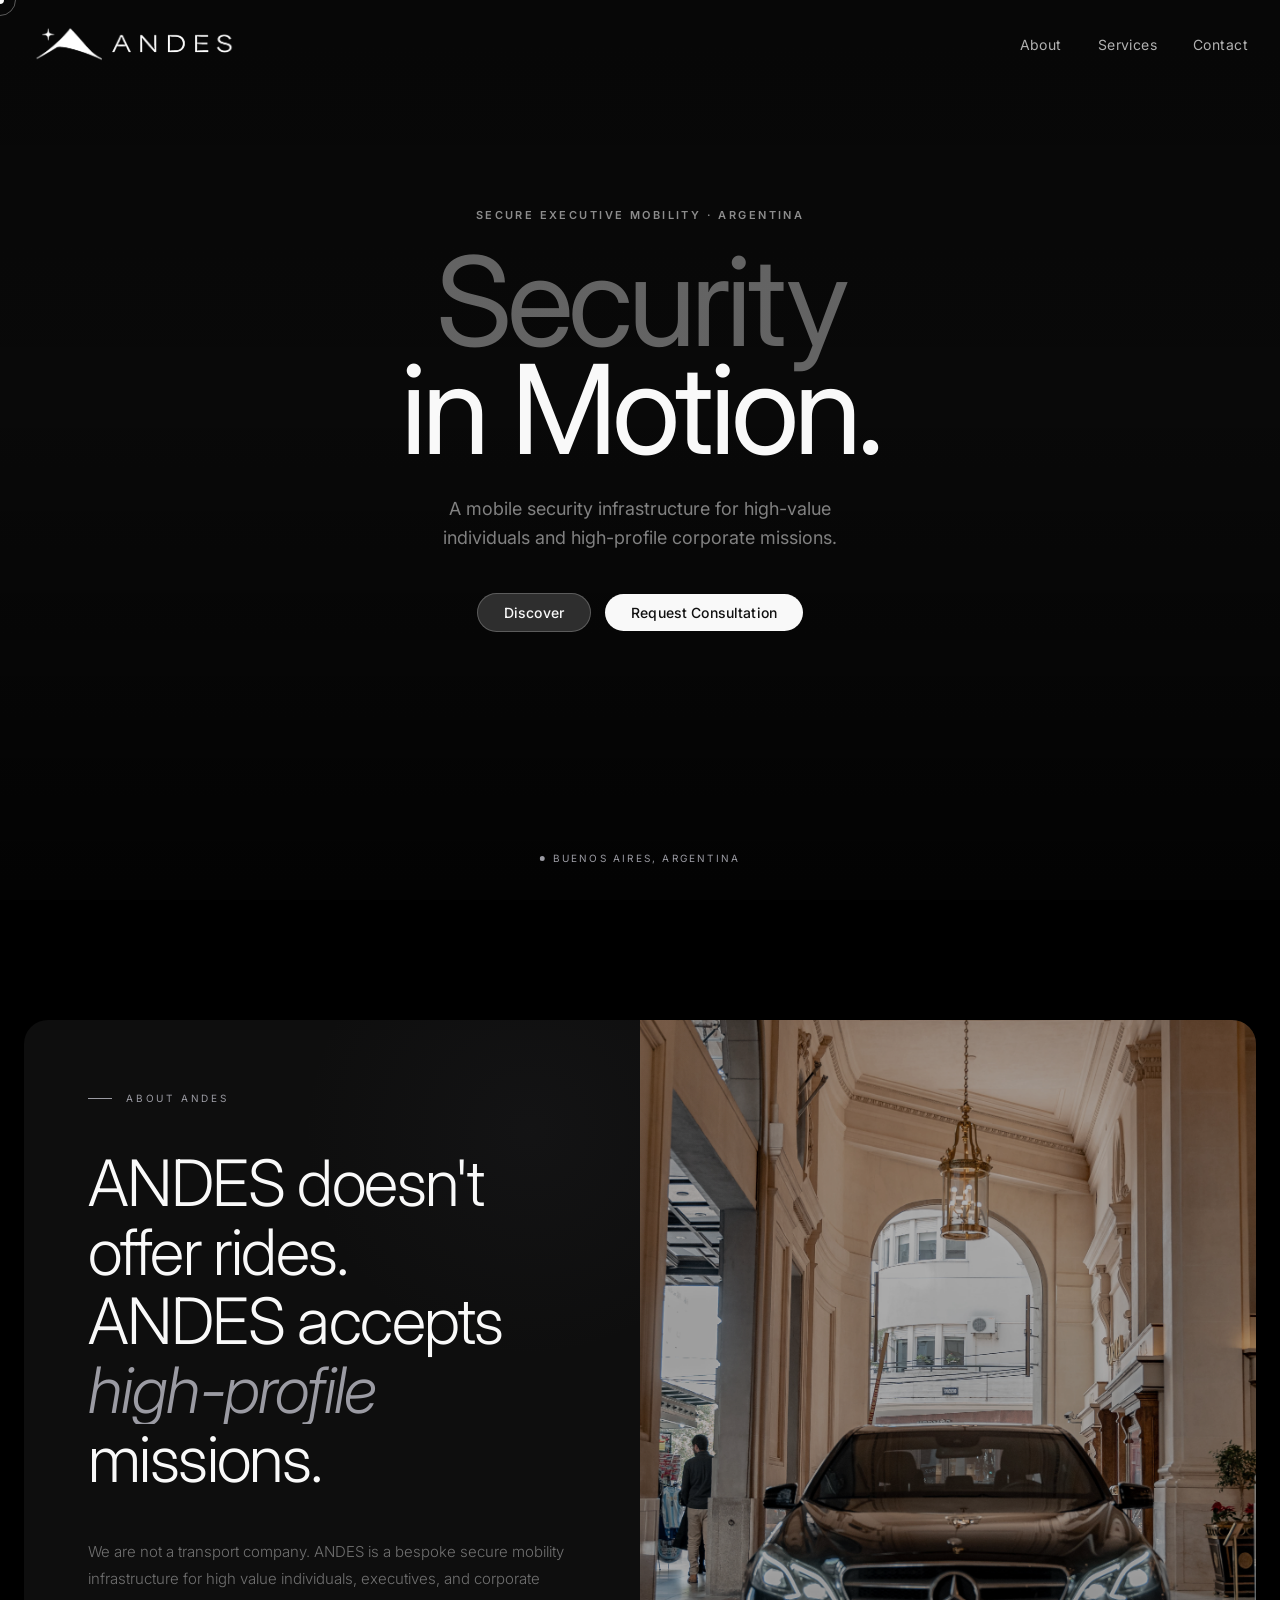
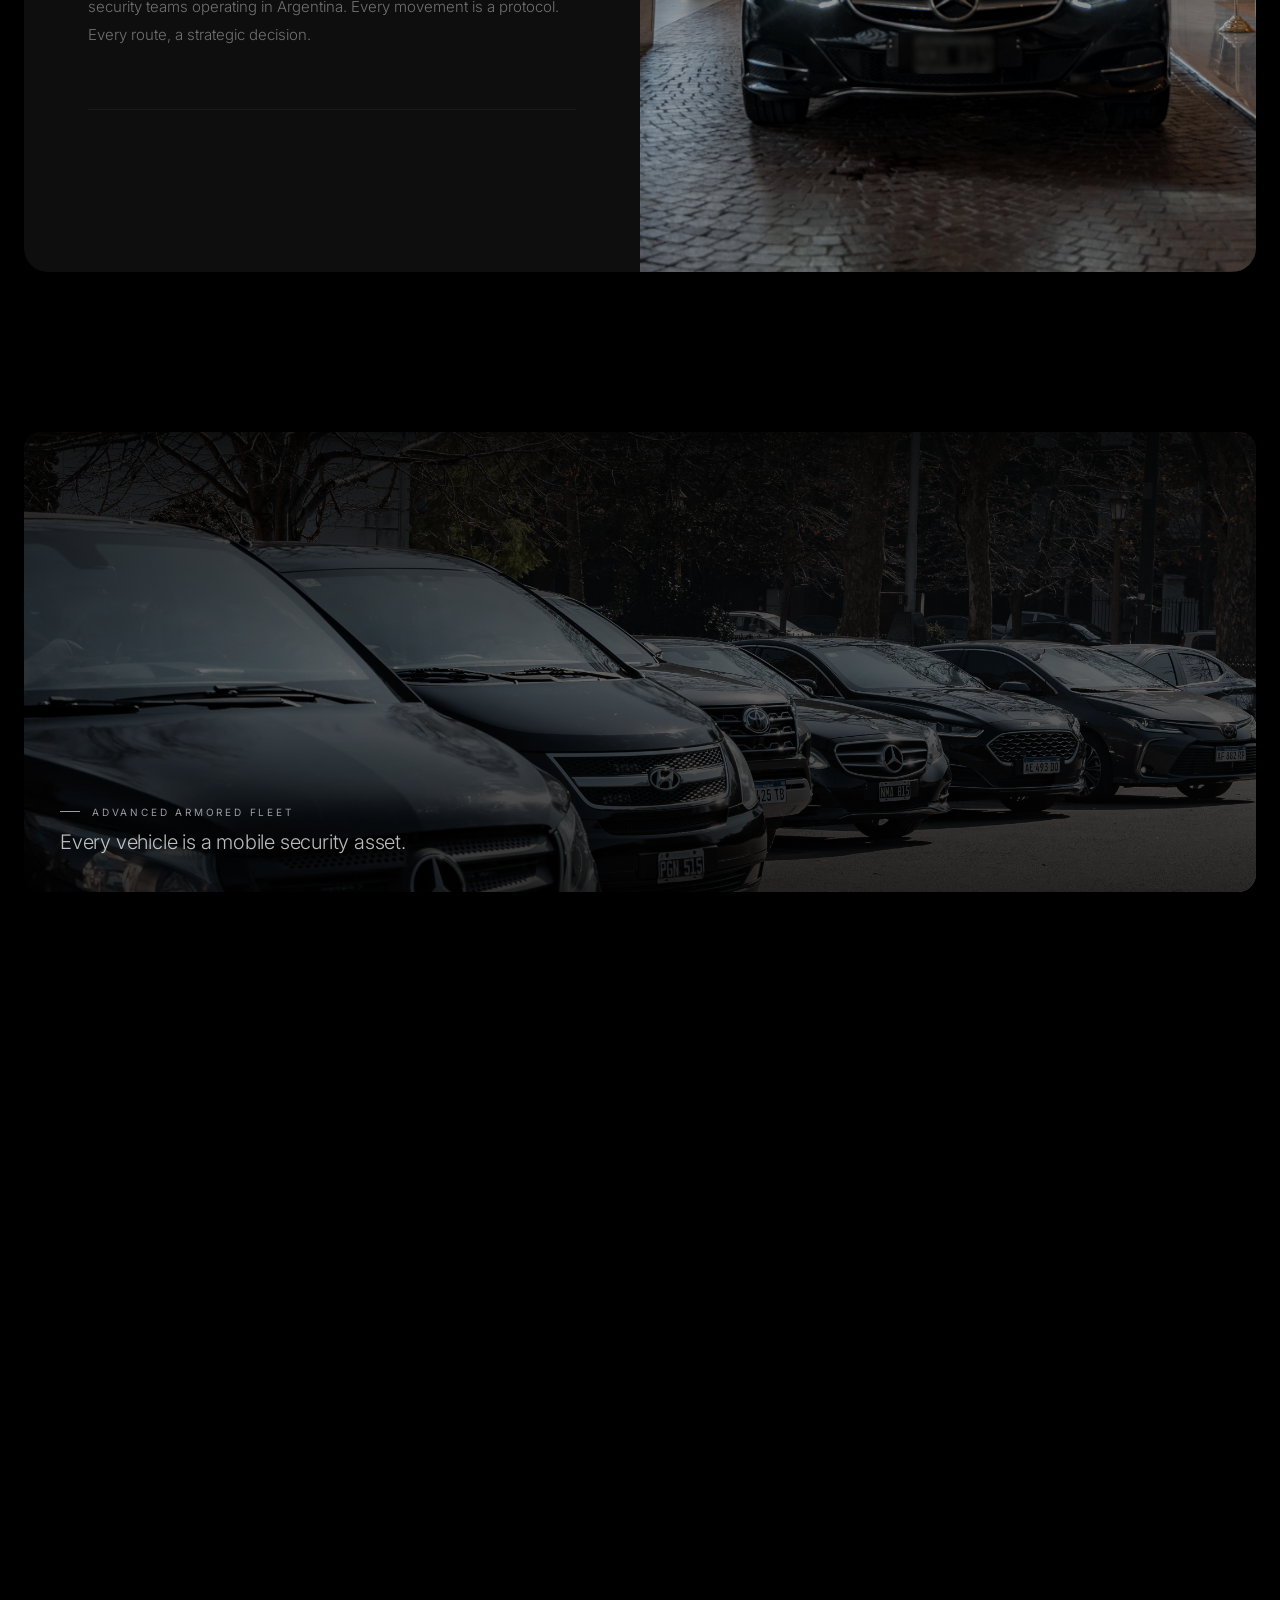
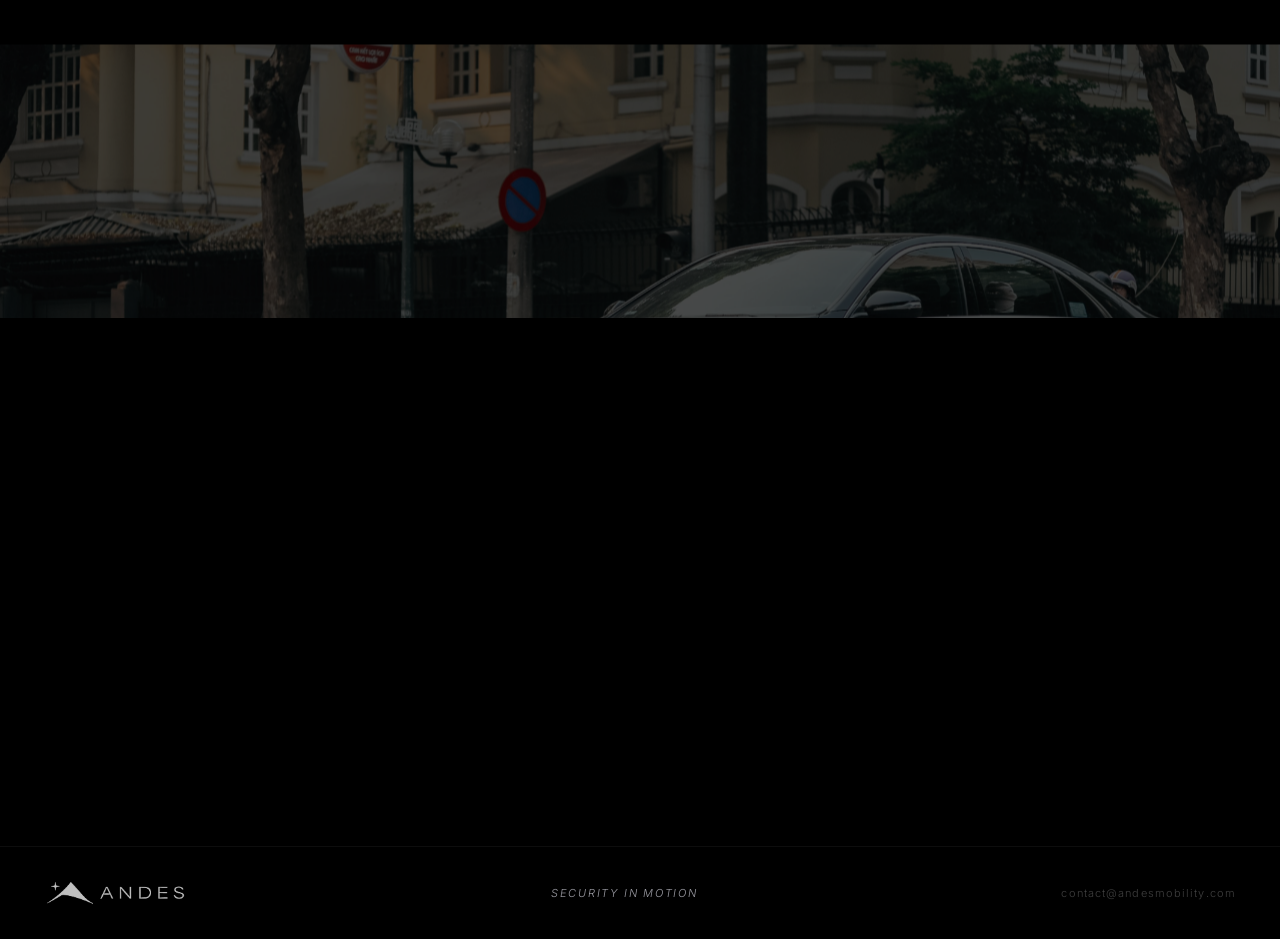
<file: index.html>
<!DOCTYPE html>
<html lang="en">
<head>
  <meta charset="UTF-8" />
  <meta name="viewport" content="width=device-width, initial-scale=1.0" />
  <title>Andes Mobility — Security in Motion</title>
  <meta name="description" content="Bespoke secure executive mobility and tactical logistics infrastructure for high value individuals and corporations in Argentina." />
  <meta name="robots" content="index, follow" />
  <meta property="og:title" content="Andes Mobility — Security in Motion" />
  <meta property="og:description" content="A mobile security infrastructure. Not a transport company." />
  <meta property="og:type" content="website" />
  <meta property="og:image" content="https://andesmobility.com/assets/favicon.png" />
  <meta property="og:image:width" content="200" />
  <meta property="og:image:height" content="200" />
  <link rel="icon" type="image/png" href="assets/favicon.png" />
  <link rel="preconnect" href="https://fonts.googleapis.com" />
  <link rel="preconnect" href="https://fonts.gstatic.com" crossorigin />
  <link href="https://fonts.googleapis.com/css2?family=Inter:wght@300;400;500;600&display=swap" rel="stylesheet" />
  <link rel="stylesheet" href="css/style.css" />
</head>
<body>

  <div class="cursor" id="cursor"></div>
  <div class="cursor-ring" id="cursorRing"></div>

  <!-- ============================================================
       [01] HERO
  ============================================================ -->
  <section class="hero">
    <video class="hero-video" autoplay muted loop playsinline>
      <source src="v2/assets_v2/hero.mp4" type="video/mp4">
    </video>
    <div class="hero-overlay"></div>

    <nav class="navbar" id="navbar">
      <div class="navbar-inner">
        <a href="#" class="nav-brand">
          <img src="v2/assets_v2/logo_white.png" alt="ANDES" class="nav-logo">
        </a>
        <div class="nav-links">
          <a href="#nosotros" class="nav-link">About</a>
          <a href="#servicios" class="nav-link">Services</a>
          <a href="#contacto" class="nav-link">Contact</a>
        </div>
        <button class="nav-hamburger" id="menuToggle" aria-label="Menu">
          <span class="bar"></span>
          <span class="bar"></span>
          <span class="bar"></span>
        </button>
      </div>
      <div class="nav-mobile" id="mobileMenu">
        <a href="#nosotros">About</a>
        <a href="#servicios">Services</a>
        <a href="#contacto">Contact</a>
      </div>
    </nav>

    <div class="hero-body">
      <span class="hero-label">Secure Executive Mobility · Argentina</span>
      <div class="hero-heading">
        <span class="hero-heading-line">Security</span>
        <span class="hero-heading-line">in Motion.</span>
      </div>
      <p class="hero-subtitle">A mobile security infrastructure for high-value individuals and high-profile corporate missions.</p>
      <div class="hero-ctas">
        <a href="#nosotros" class="cta-btn cta-btn-secondary">Discover</a>
        <a href="#contacto" class="cta-btn cta-btn-primary">Request Consultation</a>
      </div>
    </div>

    <div class="location-badge">
      <div class="location-dot"></div>
      <span class="location-text">Buenos Aires, Argentina</span>
    </div>
  </section>

  <!-- ============================================================
       [02] ABOUT
  ============================================================ -->
  <section class="about" id="nosotros">
    <div class="about-inner reveal">
      <div class="about-content">
        <div class="section-label reveal-left">About ANDES</div>
        <h2 class="about-heading">
          <span class="reveal-line"><span class="reveal-line-inner">ANDES doesn't offer rides.</span></span>
          <span class="reveal-line d1"><span class="reveal-line-inner">ANDES accepts <em>high-profile</em></span></span>
          <span class="reveal-line d2"><span class="reveal-line-inner">missions.</span></span>
        </h2>
        <p class="about-body reveal-up d3">
          We are not a transport company. ANDES is a bespoke secure mobility infrastructure for high value individuals, executives, and corporate security teams operating in Argentina. Every movement is a protocol. Every route, a strategic decision.
        </p>
        <div class="about-values">
          <div class="value-item reveal-up d3">
            <span class="value-number">01</span>
            <span class="value-name">Exclusivity</span>
          </div>
          <div class="value-item reveal-up d4">
            <span class="value-number">02</span>
            <span class="value-name">Security</span>
          </div>
          <div class="value-item reveal-up d5">
            <span class="value-number">03</span>
            <span class="value-name">Mobility</span>
          </div>
        </div>
      </div>
      <div class="about-image">
        <img src="v2/assets_v2/Global Tour-61.jpg" alt="Executive transport">
      </div>
    </div>
  </section>

  <!-- ============================================================
       [03] SERVICES
  ============================================================ -->
  <section class="services" id="servicios">
    <div class="services-hero">
      <img src="v2/assets_v2/Global Tour-154.jpg" alt="ANDES Fleet">
      <div class="services-hero-overlay">
        <div class="services-hero-top">
          <div class="section-label reveal-left">Operational Capabilities</div>
          <h3 class="services-title">
            <span class="reveal-line"><span class="reveal-line-inner">Engineered for those</span></span>
            <span class="reveal-line d1"><span class="reveal-line-inner"><span class="muted">who leave nothing to chance.</span></span></span>
          </h3>
        </div>
        <div class="services-hero-bottom">
          <span class="services-fleet-label">Advanced Armored Fleet</span>
          <p class="services-fleet-quote">Every vehicle is a mobile security asset.</p>
        </div>
      </div>
    </div>

    <div class="cards-grid">
      <div class="card card-feature">
        <div class="card-icon">
          <svg viewBox="0 0 24 24"><path d="M12 22s8-4 8-10V5l-8-3-8 3v7c0 6 8 10 8 10z"/></svg>
        </div>
        <div class="card-body-row">
          <div class="card-dec-num">01</div>
          <div class="card-body">
            <div class="card-title">Security<br>Engineering.</div>
            <div class="card-checks">
              <div class="check-item">
                <svg class="check-icon" viewBox="0 0 24 24"><polyline points="20 6 9 17 4 12"/></svg>
                <span class="check-text">Advanced armored fleet</span>
              </div>
              <div class="check-item">
                <svg class="check-icon" viewBox="0 0 24 24"><polyline points="20 6 9 17 4 12"/></svg>
                <span class="check-text">Rigorous maintenance protocols</span>
              </div>
              <div class="check-item">
                <svg class="check-icon" viewBox="0 0 24 24"><polyline points="20 6 9 17 4 12"/></svg>
                <span class="check-text">Every vehicle is a mobile security asset</span>
              </div>
            </div>
          </div>
        </div>
      </div>

      <div class="card card-feature">
        <div class="card-icon">
          <svg viewBox="0 0 24 24"><path d="M21 16V8a2 2 0 0 0-1-1.73l-7-4a2 2 0 0 0-2 0l-7 4A2 2 0 0 0 3 8v8a2 2 0 0 0 1 1.73l7 4a2 2 0 0 0 2 0l7-4A2 2 0 0 0 21 16z"/></svg>
        </div>
        <div class="card-body-row">
          <div class="card-dec-num">02</div>
          <div class="card-body">
            <div class="card-title">Tactical<br>Intelligence.</div>
            <div class="card-checks">
              <div class="check-item">
                <svg class="check-icon" viewBox="0 0 24 24"><polyline points="20 6 9 17 4 12"/></svg>
                <span class="check-text">Pre-mission risk analysis</span>
              </div>
              <div class="check-item">
                <svg class="check-icon" viewBox="0 0 24 24"><polyline points="20 6 9 17 4 12"/></svg>
                <span class="check-text">Strategic route planning</span>
              </div>
              <div class="check-item">
                <svg class="check-icon" viewBox="0 0 24 24"><polyline points="20 6 9 17 4 12"/></svg>
                <span class="check-text">Intelligence precedes every movement</span>
              </div>
            </div>
          </div>
        </div>
      </div>

      <div class="card card-feature">
        <div class="card-icon">
          <svg viewBox="0 0 24 24"><path d="M17 21v-2a4 4 0 0 0-4-4H5a4 4 0 0 0-4 4v2"/><circle cx="9" cy="7" r="4"/><path d="M23 21v-2a4 4 0 0 0-3-3.87M16 3.13a4 4 0 0 1 0 7.75"/></svg>
        </div>
        <div class="card-body-row">
          <div class="card-dec-num">03</div>
          <div class="card-body">
            <div class="card-title">Executive<br>Mobility.</div>
            <div class="card-checks">
              <div class="check-item">
                <svg class="check-icon" viewBox="0 0 24 24"><polyline points="20 6 9 17 4 12"/></svg>
                <span class="check-text">Low-profile, unbranded transfers</span>
              </div>
              <div class="check-item">
                <svg class="check-icon" viewBox="0 0 24 24"><polyline points="20 6 9 17 4 12"/></svg>
                <span class="check-text">Absolute discretion and efficiency</span>
              </div>
              <div class="check-item">
                <svg class="check-icon" viewBox="0 0 24 24"><polyline points="20 6 9 17 4 12"/></svg>
                <span class="check-text">No markings. No exposure.</span>
              </div>
            </div>
          </div>
        </div>
      </div>
    </div>
  </section>

  <!-- ============================================================
       [04] QUOTE STRIP
  ============================================================ -->
  <section class="quote-strip">
    <div class="quote-strip-bg" id="quoteBg"></div>
    <div class="quote-strip-content">
      <span class="quote-line reveal-up">Why ANDES</span>
      <p class="quote-text">
        <span class="reveal-line d1"><span class="reveal-line-inner">Precision is not a feature.</span></span>
        <span class="reveal-line d2"><span class="reveal-line-inner">It's our <em>core value.</em></span></span>
      </p>
    </div>
  </section>

  <!-- ============================================================
       [05] CONTACT
  ============================================================ -->
  <section class="contact" id="contacto">
    <div class="contact-inner">
      <div class="reveal">
        <div class="section-label reveal-left">Contact</div>
        <h2 class="contact-heading">
          <span class="reveal-line"><span class="reveal-line-inner">Request a</span></span>
          <span class="reveal-line d1"><span class="reveal-line-inner"><em>Consultation.</em></span></span>
        </h2>
        <p class="contact-sub reveal-up d2">All communications are handled with complete discretion. No automated responses.</p>
      </div>
      <div class="reveal">
        <form class="contact-form" id="contact-form">
          <input type="text" class="form-field reveal-up d2" placeholder="Name / Organization" name="name">
          <input type="text" class="form-field reveal-up d3" placeholder="Contact Method" name="contact">
          <textarea class="form-field reveal-up d4" placeholder="Mission Context" name="context"></textarea>
          <button class="form-submit reveal-up d5" type="submit" id="form-submit">
            <span class="submit-text">Request Consultation</span>
            <span class="submit-circle">
              <svg viewBox="0 0 24 24"><line x1="5" y1="12" x2="19" y2="12"/><polyline points="12 5 19 12 12 19"/></svg>
            </span>
          </button>
        </form>
      </div>
    </div>
  </section>

  <!-- ============================================================
       [06] FOOTER
  ============================================================ -->
  <footer class="footer">
    <div class="footer-logo">
      <img src="v2/assets_v2/logo_white.png" alt="ANDES">
    </div>
    <span class="footer-tagline">Security in motion</span>
    <span class="footer-url">contact@andesmobility.com</span>
  </footer>

  <script src="js/main.js"></script>
</body>
</html>
</file>
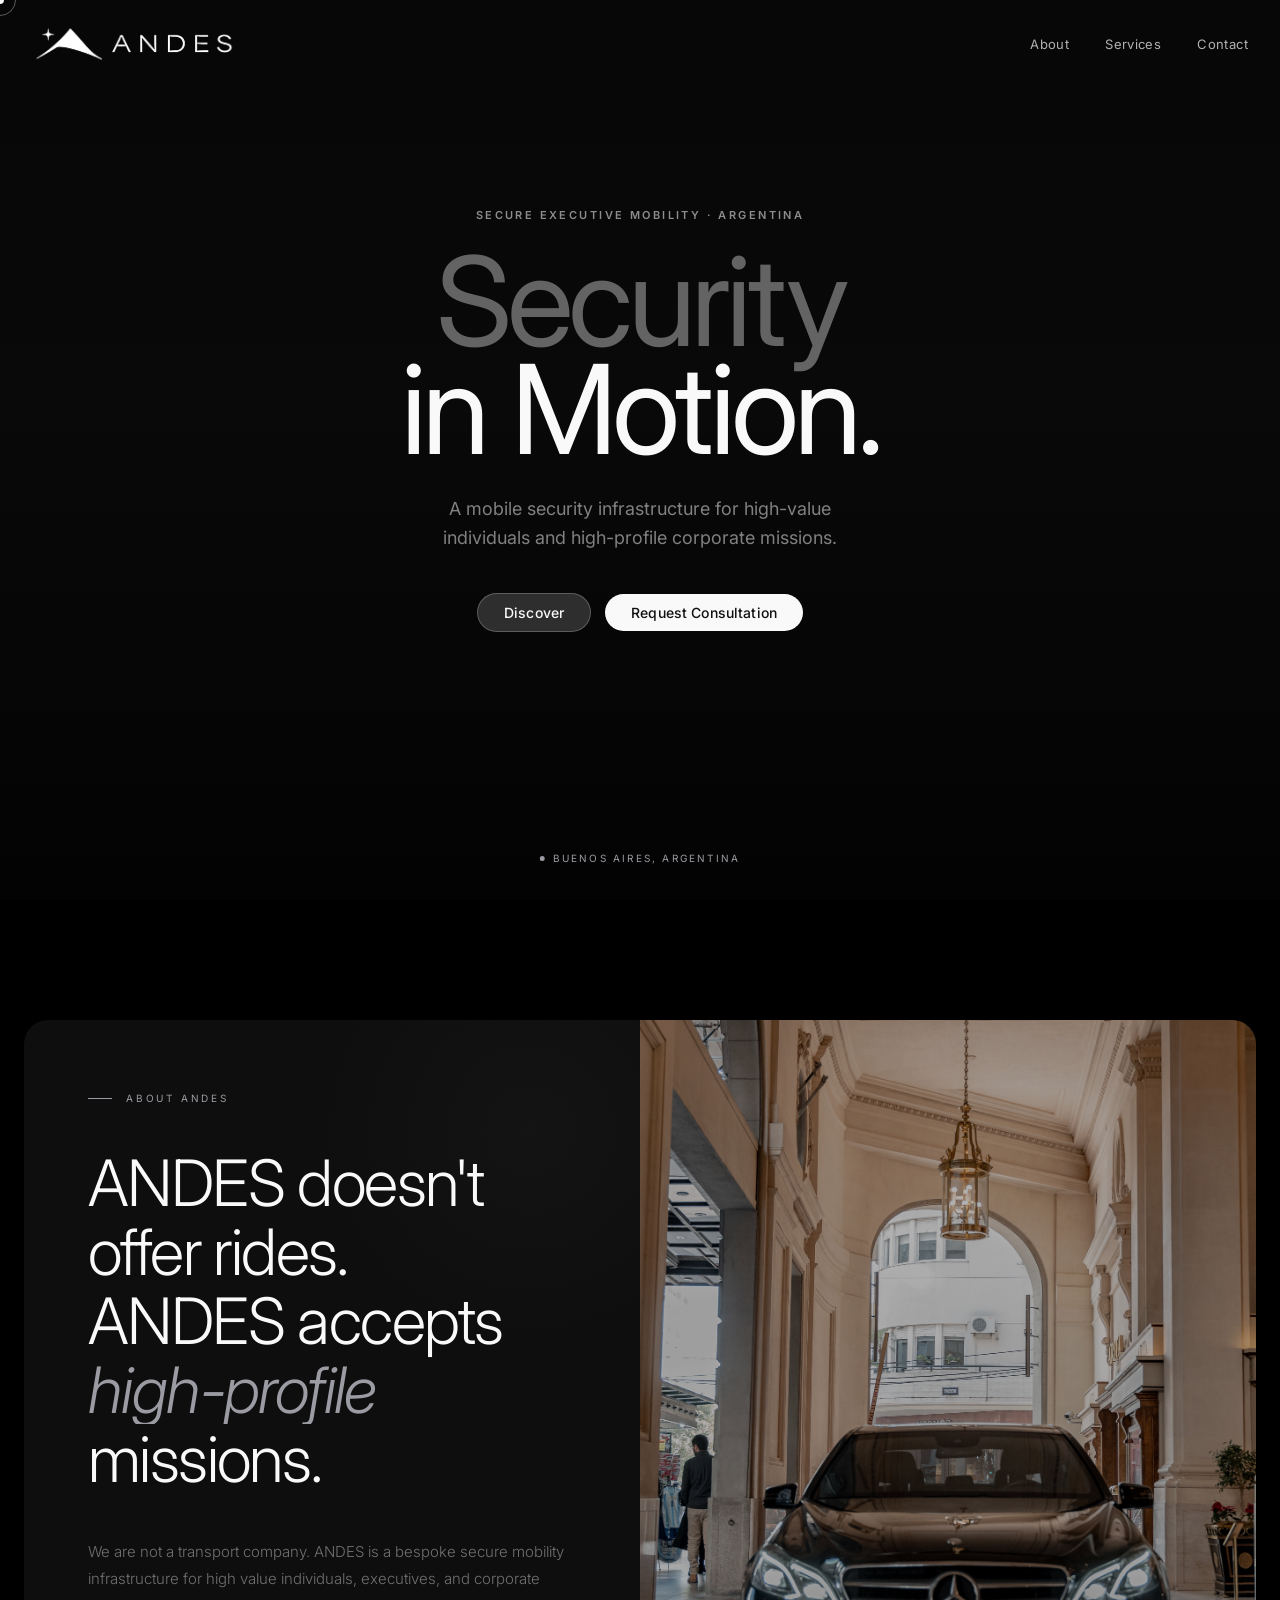
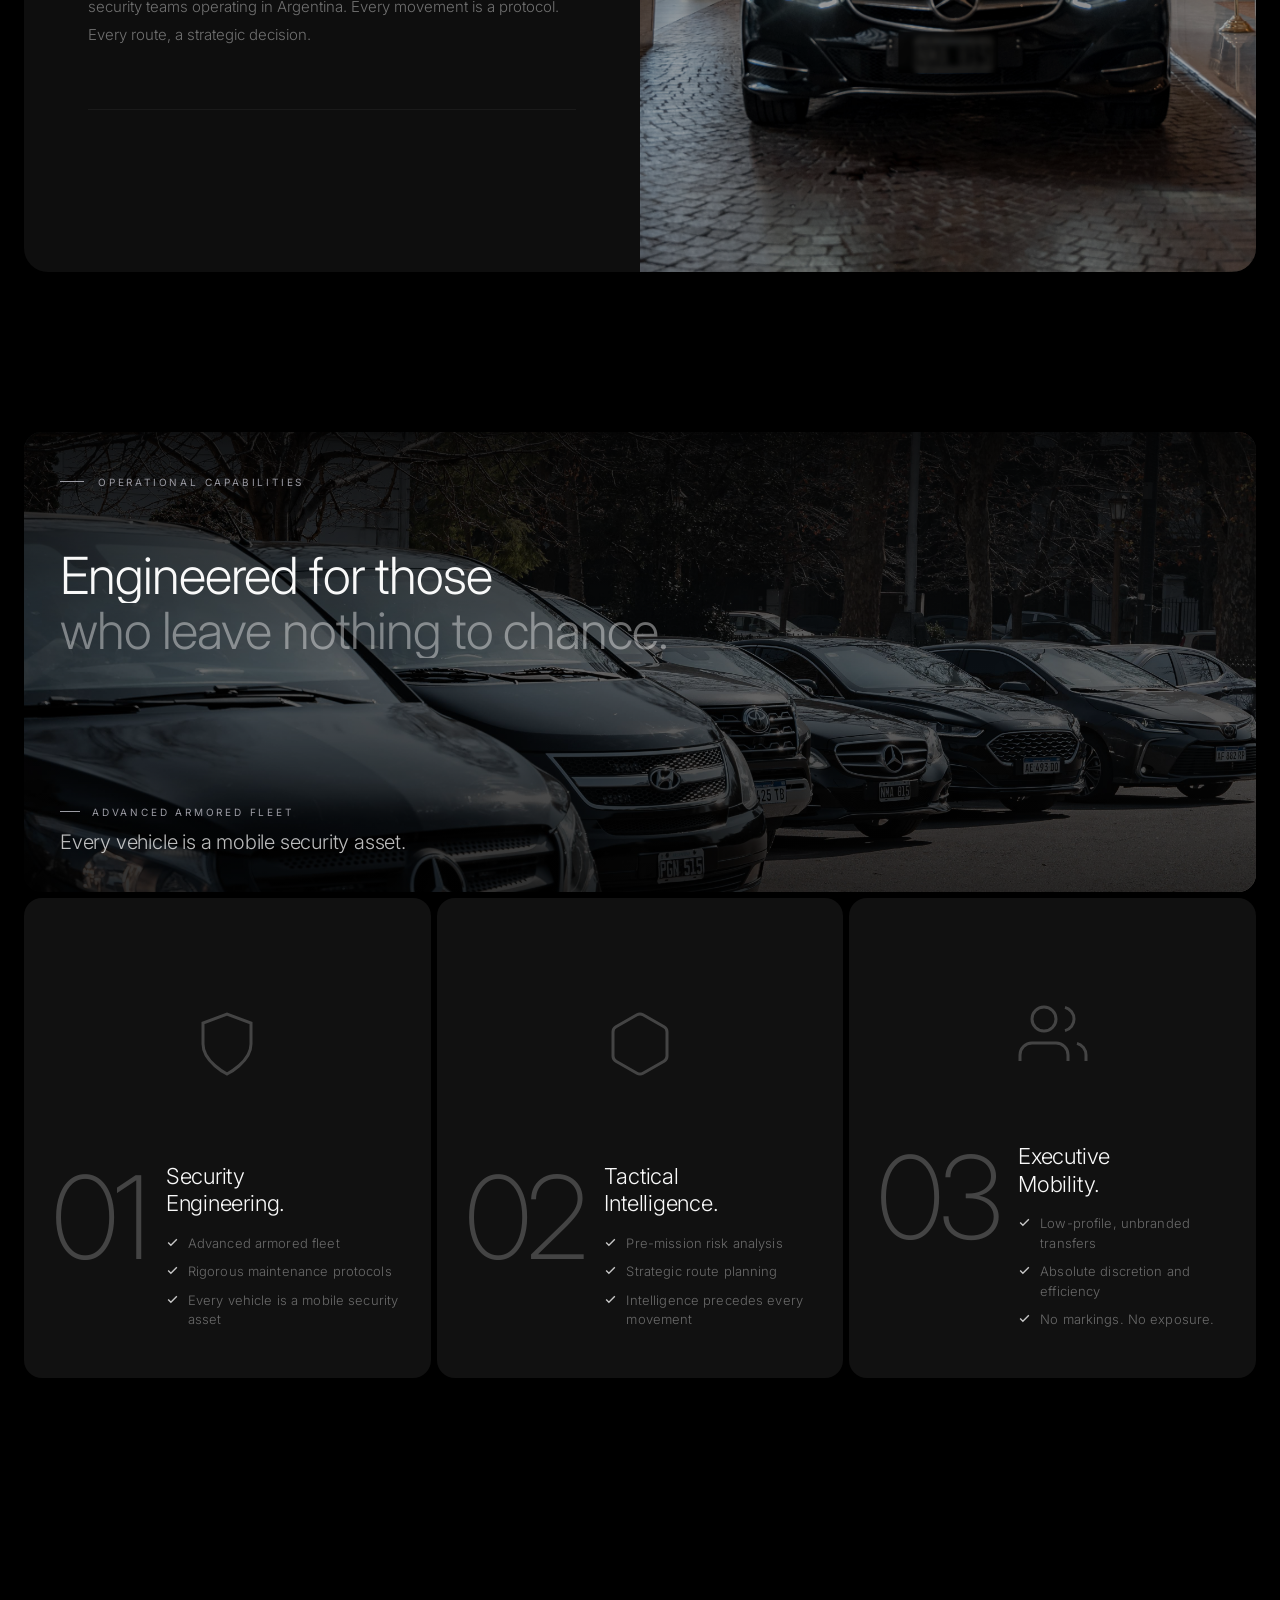
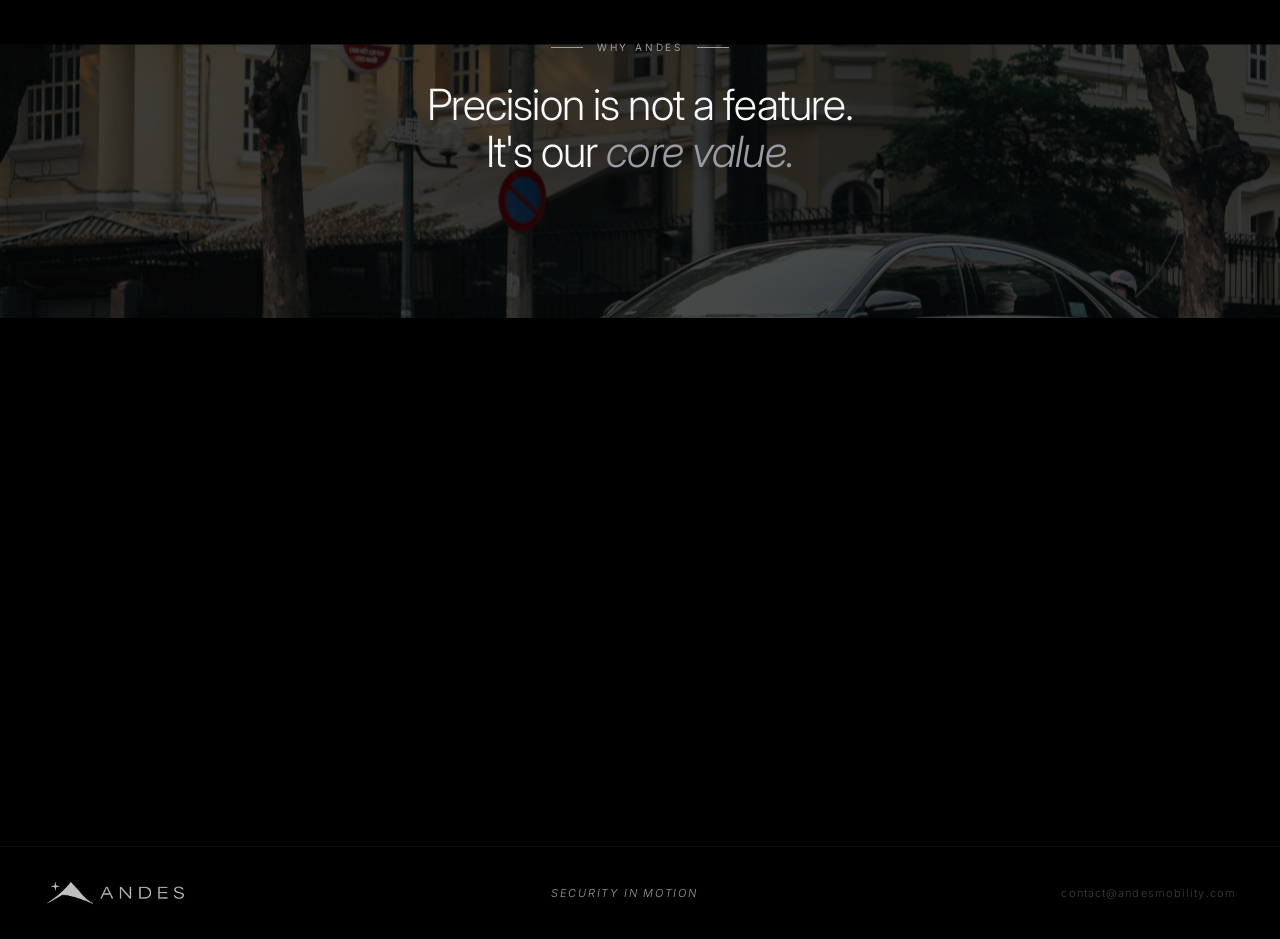
<file: v2/index_v2.html>
<!DOCTYPE html>
<html lang="es">
<head>
<meta charset="UTF-8">
<meta name="viewport" content="width=device-width, initial-scale=1.0">
<title>ANDES — Security in motion</title>
<link href="https://fonts.googleapis.com/css2?family=Inter:wght@400;500;600;700&display=swap" rel="stylesheet">
<style>
* { margin: 0; padding: 0; box-sizing: border-box; }

:root {
  --dark: #191919;
  --dark-2: #474747;
  --blue: #585866;
  --blue-2: #797985;
  --blue-3: #9B9BA3;
  --light-1: #C7C7C7;
  --light-2: #D8D8D8;
  --light-3: #E9E9E9;
  --white: #F9F9F9;
}

html { scroll-behavior: smooth; }

body {
  background: #000;
  color: var(--white);
  font-family: 'Inter', sans-serif;
  overflow-x: hidden;
  cursor: none;
}

/* ---- CURSOR ---- */
.cursor {
  position: fixed;
  width: 8px; height: 8px;
  background: var(--white);
  border-radius: 50%;
  pointer-events: none;
  z-index: 9999;
  transform: translate(-50%, -50%);
  transition: width 0.3s, height 0.3s;
}
.cursor-ring {
  position: fixed;
  width: 32px; height: 32px;
  border: 1px solid rgba(249,249,249,0.35);
  border-radius: 50%;
  pointer-events: none;
  z-index: 9998;
  transform: translate(-50%, -50%);
  transition: width 0.3s, height 0.3s, opacity 0.3s;
}

/* ---- HERO ---- */
.hero {
  height: 100vh;
  min-height: 640px;
  position: relative;
  overflow: hidden;
  background: #0a0a0a;
}

.hero-video {
  position: absolute;
  inset: 0;
  width: 100%;
  height: 100%;
  object-fit: cover;
  z-index: 0;
}

.hero-overlay {
  position: absolute;
  inset: 0;
  background: linear-gradient(to bottom, rgba(0,0,0,0.32) 0%, rgba(0,0,0,0.12) 45%, rgba(0,0,0,0.72) 100%);
  z-index: 1;
  pointer-events: none;
}

/* ---- NAVBAR ---- */
.navbar {
  position: fixed;
  top: 0; left: 0; right: 0;
  z-index: 100;
  transition: background 0.5s ease, backdrop-filter 0.5s ease, border-color 0.5s ease;
  border-bottom: 1px solid transparent;
}

.navbar.scrolled {
  background: rgba(18, 20, 28, 0.58);
  backdrop-filter: blur(22px) saturate(160%);
  -webkit-backdrop-filter: blur(22px) saturate(160%);
  border-color: rgba(255,255,255,0.07);
}

.navbar-inner {
  max-width: 1280px;
  margin: 0 auto;
  padding: 24px 32px;
  display: flex;
  align-items: center;
  justify-content: space-between;
  transition: padding 0.45s ease;
}

.navbar.scrolled .navbar-inner {
  padding-top: 14px;
  padding-bottom: 14px;
}

.nav-brand {
  text-decoration: none;
  cursor: none;
  display: flex;
  align-items: center;
}

.nav-logo {
  height: 40px;
  width: auto;
}

.nav-links {
  display: flex;
  align-items: center;
  gap: 36px;
}

.nav-link {
  font-size: 13px;
  font-weight: 400;
  color: rgba(249,249,249,0.7);
  text-decoration: none;
  transition: color 0.2s;
  cursor: none;
  letter-spacing: 0.03em;
}
.nav-link:hover { color: var(--white); }

.nav-hamburger {
  display: none;
  flex-direction: column;
  justify-content: center;
  gap: 5px;
  background: none;
  border: none;
  cursor: none;
  padding: 4px;
  width: 32px; height: 32px;
}

.nav-hamburger .bar {
  display: block;
  width: 22px;
  height: 1.5px;
  background: var(--white);
  transition: all 0.3s ease;
}

.nav-hamburger.open .bar:nth-child(1) { transform: translateY(6.5px) rotate(45deg); }
.nav-hamburger.open .bar:nth-child(2) { opacity: 0; transform: scaleX(0); }
.nav-hamburger.open .bar:nth-child(3) { transform: translateY(-6.5px) rotate(-45deg); }

.nav-mobile {
  display: none;
  position: absolute;
  top: calc(100% + 8px);
  left: 16px;
  right: 16px;
  background: rgba(255,255,255,0.95);
  backdrop-filter: blur(20px);
  -webkit-backdrop-filter: blur(20px);
  border-radius: 16px;
  padding: 8px 0;
  box-shadow: 0 12px 40px rgba(0,0,0,0.25);
  z-index: 30;
}
.nav-mobile.open { display: block; }

.nav-mobile a {
  display: block;
  padding: 13px 24px;
  font-size: 15px;
  font-weight: 500;
  color: #1a1a1a;
  text-decoration: none;
  transition: color 0.2s;
  letter-spacing: 0.01em;
  cursor: none;
}
.nav-mobile a:hover { color: #555; }

@media (max-width: 768px) {
  .nav-links { display: none; }
  .nav-hamburger { display: flex; }
}

/* ---- HERO BODY ---- */
.hero-body {
  position: absolute;
  inset: 0;
  z-index: 10;
  display: flex;
  align-items: center;
  justify-content: center;
  flex-direction: column;
  text-align: center;
  padding: 0 24px;
  margin-top: -60px;
}

.hero-label {
  font-size: 11px;
  font-weight: 600;
  letter-spacing: 0.22em;
  text-transform: uppercase;
  color: rgba(249,249,249,0.55);
  margin-bottom: 22px;
  opacity: 0;
  animation: fadeUp 0.8s ease 0.3s forwards;
}

.hero-heading {
  margin-bottom: 28px;
  opacity: 0;
  animation: fadeUp 0.9s ease 0.5s forwards;
}

.hero-heading-line {
  display: block;
  font-size: clamp(60px, 11vw, 124px);
  font-weight: 400;
  letter-spacing: -0.04em;
  line-height: 0.92;
}

.hero-heading-line:first-child {
  color: rgba(249,249,249,0.38);
}

.hero-heading-line:last-child {
  color: var(--white);
  margin-top: -0.05em;
}

.hero-subtitle {
  font-size: clamp(15px, 1.8vw, 18px);
  font-weight: 400;
  color: rgba(249,249,249,0.5);
  margin-bottom: 40px;
  max-width: 420px;
  line-height: 1.65;
  opacity: 0;
  animation: fadeUp 0.9s ease 0.7s forwards;
}

.hero-ctas {
  display: flex;
  gap: 14px;
  justify-content: center;
  align-items: center;
  opacity: 0;
  animation: fadeUp 0.9s ease 0.9s forwards;
  flex-wrap: wrap;
}

.cta-btn {
  padding: 10px 26px;
  border-radius: 100px;
  font-size: 14px;
  font-weight: 500;
  font-family: 'Inter', sans-serif;
  text-decoration: none;
  transition: background-color 0.25s, opacity 0.25s;
  cursor: none;
  display: inline-flex;
  align-items: center;
  letter-spacing: 0.01em;
  border: none;
}

.cta-btn-secondary {
  background: rgba(255,255,255,0.16);
  color: var(--white);
  border: 1px solid rgba(255,255,255,0.22);
  backdrop-filter: blur(8px);
  -webkit-backdrop-filter: blur(8px);
}
.cta-btn-secondary:hover { background: rgba(255,255,255,0.26); }

.cta-btn-primary {
  background: var(--white);
  color: #111;
}
.cta-btn-primary:hover { opacity: 0.9; }

/* Location badge */
.location-badge {
  position: absolute;
  bottom: 36px; left: 50%;
  transform: translateX(-50%);
  display: flex; align-items: center; gap: 8px;
  z-index: 10;
  opacity: 0;
  animation: fadeIn 0.8s ease 1.2s forwards;
}

.location-dot {
  width: 5px; height: 5px;
  border-radius: 50%;
  background: var(--blue-3);
  animation: pulse 2.5s ease-in-out infinite;
}

.location-text {
  font-size: 10px;
  letter-spacing: 0.22em;
  text-transform: uppercase;
  color: var(--blue-3);
  font-weight: 400;
}

/* ---- ABOUT ---- */
.about {
  background: #000;
  padding: 120px 24px;
}

.about-inner {
  background: #0e0e0e;
  border-radius: 24px;
  max-width: 1600px;
  margin: 0 auto;
  position: relative;
  overflow: hidden;
  display: grid;
  grid-template-columns: 1fr 1fr;
}

.about-content {
  padding: 72px 64px;
  position: relative;
  z-index: 1;
}

.about-content::before {
  content: '';
  position: absolute;
  top: -120px; right: -120px;
  width: 460px; height: 460px;
  border-radius: 50%;
  background: radial-gradient(circle, rgba(88,88,102,0.07) 0%, transparent 70%);
  pointer-events: none;
}

.about-image {
  position: relative;
  overflow: hidden;
  min-height: 480px;
}

.about-image img {
  width: 100%;
  height: 100%;
  object-fit: cover;
  object-position: 50% 72%;
  filter: brightness(0.72) grayscale(15%);
  transition: transform 1.2s cubic-bezier(0.16,1,0.3,1);
}

.about-inner:hover .about-image img {
  transform: scale(1.04);
}

.section-label {
  font-size: 10px;
  letter-spacing: 0.28em;
  text-transform: uppercase;
  color: var(--blue-3);
  margin-bottom: 44px;
  display: flex; align-items: center; gap: 14px;
  font-weight: 400;
}
.section-label::before {
  content: '';
  display: block;
  width: 24px; height: 1px;
  background: var(--blue-3);
}

.about-heading {
  font-size: clamp(35px, 5vw, 69px);
  font-weight: 300;
  line-height: 1.05;
  letter-spacing: -0.025em;
  color: var(--white);
  margin-bottom: 44px;
}

.about-heading em {
  font-style: italic;
  color: var(--blue-3);
}

.about-body {
  font-size: 15px;
  font-weight: 300;
  line-height: 1.85;
  color: rgba(249,249,249,0.42);
  max-width: 560px;
}

.about-values {
  display: flex;
  gap: 56px;
  margin-top: 60px;
  padding-top: 44px;
  border-top: 1px solid rgba(249,249,249,0.05);
}

.value-item { display: flex; flex-direction: column; gap: 8px; }

.value-number {
  font-size: 10px;
  letter-spacing: 0.22em;
  color: var(--blue-3);
  text-transform: uppercase;
  font-weight: 400;
}

.value-name {
  font-size: 22px;
  font-weight: 300;
  letter-spacing: 0.02em;
  color: var(--white);
}

/* ---- SERVICES ---- */
.services {
  background: #000;
  padding: 40px 24px 120px;
}

.services-hero {
  position: relative;
  height: 460px;
  border-radius: 18px;
  overflow: hidden;
  margin-bottom: 6px;
}
.services-hero > img {
  position: absolute;
  inset: 0;
  width: 100%; height: 100%;
  object-fit: cover;
  object-position: center 42%;
  filter: brightness(0.58) grayscale(8%);
  transition: transform 1.4s cubic-bezier(0.16,1,0.3,1);
}
.services-hero:hover > img { transform: scale(1.02); }
.services-hero-overlay {
  position: absolute;
  inset: 0;
  background: linear-gradient(
    to bottom,
    rgba(0,0,0,0.78) 0%,
    rgba(0,0,0,0.28) 52%,
    rgba(0,0,0,0.68) 100%
  );
  display: flex;
  flex-direction: column;
  justify-content: space-between;
  padding: 44px 36px 36px;
}
.services-hero-top { display: flex; flex-direction: column; }
.services-hero-bottom { display: flex; flex-direction: column; gap: 10px; }

.services-title {
  font-size: clamp(29px, 4vw, 53px);
  font-weight: 300;
  line-height: 1.1;
  letter-spacing: -0.02em;
  color: var(--white);
  max-width: 620px;
  margin-top: 16px;
}

.services-title .muted { color: rgba(249,249,249,0.42); }

/* Cards */
.cards-grid {
  display: flex;
  gap: 6px;
  height: 480px;
  justify-content: center;
  max-width: 1400px;
  margin: 0 auto;
  width: 100%;
}

.card {
  border-radius: 18px;
  overflow: hidden;
  position: relative;
  background: #111;
  opacity: 0;
  flex: 1 1 0;
  min-width: 0;
  transform: scale(0.94) translateY(10px);
  transition: opacity 0.75s cubic-bezier(0.22,1,0.36,1), transform 0.75s cubic-bezier(0.22,1,0.36,1);
}
.card.visible { opacity: 1; transform: scale(1) translateY(0); }
.card:nth-child(1) { transition-delay: 0s; }
.card:nth-child(2) { transition-delay: 0.1s; }
.card:nth-child(3) { transition-delay: 0.2s; }

.services-fleet-label {
  font-size: 10px;
  letter-spacing: 0.28em;
  text-transform: uppercase;
  color: var(--blue-3);
  font-weight: 400;
  display: flex; align-items: center; gap: 12px;
}
.services-fleet-label::before {
  content: '';
  display: block;
  width: 20px; height: 1px;
  background: var(--blue-3);
}
.services-fleet-quote {
  font-size: clamp(15px, 1.8vw, 20px);
  font-weight: 300;
  color: rgba(249,249,249,0.75);
  letter-spacing: -0.01em;
  max-width: 480px;
  line-height: 1.4;
}

.card-feature {
  display: flex;
  flex-direction: column;
  padding: 28px;
  background: #111111;
}

.card-icon {
  flex: 1;
  display: flex;
  align-items: center;
  justify-content: center;
}
.card-icon svg { width: 72px; height: 72px; stroke: rgba(249,249,249,0.22); fill: none; stroke-width: 1; }

.card-body-row {
  display: flex;
  gap: 20px;
  align-items: stretch;
  margin-top: auto;
}

.card-dec-num {
  font-size: clamp(88px, 9vw, 130px);
  font-weight: 200;
  color: rgba(249,249,249,0.22);
  line-height: 0.85;
  letter-spacing: -0.04em;
  flex-shrink: 0;
  display: flex;
  align-items: flex-start;
  padding-top: 6px;
}

.card-body {
  display: flex;
  flex-direction: column;
  flex: 1;
}

.card-title {
  font-size: 22px;
  font-weight: 300;
  letter-spacing: -0.01em;
  color: var(--white);
  margin-bottom: 16px;
  line-height: 1.25;
}

.card-checks { display: flex; flex-direction: column; gap: 9px; margin-bottom: 20px; }

.check-item { display: flex; align-items: flex-start; gap: 9px; }

.check-icon { width: 13px; height: 13px; flex-shrink: 0; margin-top: 2px; stroke: var(--light-1); fill: none; stroke-width: 2.5; }

.check-text {
  font-size: 13px;
  font-weight: 300;
  line-height: 1.5;
  color: rgba(249,249,249,0.38);
  letter-spacing: 0.01em;
}

/* ---- CONTACT ---- */
.contact {
  background: #000;
  padding: 80px 40px 120px;
}

.contact-inner {
  max-width: 1000px;
  margin: 0 auto;
  display: grid;
  grid-template-columns: 1fr 1fr;
  gap: 80px;
  align-items: center;
}

.contact-heading {
  font-size: clamp(37px, 4vw, 61px);
  font-weight: 300;
  line-height: 1.05;
  letter-spacing: -0.025em;
  color: var(--white);
  margin-bottom: 24px;
}

.contact-heading em { font-style: italic; color: var(--blue-3); }

.contact-sub {
  font-size: 14px;
  font-weight: 300;
  line-height: 1.7;
  color: rgba(249,249,249,0.4);
}

.contact-form { display: flex; flex-direction: column; gap: 14px; }

.form-field {
  background: #0e0e0e;
  border: 1px solid rgba(249,249,249,0.07);
  border-radius: 12px;
  padding: 16px 20px;
  font-family: 'Inter', sans-serif;
  font-size: 14px;
  font-weight: 300;
  color: var(--white);
  outline: none;
  transition: border-color 0.3s;
  width: 100%;
}
.form-field::placeholder { color: rgba(249,249,249,0.25); }
.form-field:focus { border-color: rgba(249,249,249,0.2); }

textarea.form-field { resize: none; height: 120px; }

.form-submit {
  display: flex; align-items: center; gap: 14px;
  background: var(--white);
  border-radius: 100px;
  padding: 12px 12px 12px 28px;
  cursor: none;
  border: none;
  width: fit-content;
  transition: gap 0.35s cubic-bezier(0.16,1,0.3,1);
  margin-top: 4px;
  font-family: 'Inter', sans-serif;
}
.form-submit:hover { gap: 18px; }
.form-submit:hover .submit-circle { transform: scale(1.1); }

.submit-text {
  font-size: 12px;
  font-weight: 500;
  letter-spacing: 0.08em;
  text-transform: uppercase;
  color: #000;
}

.submit-circle {
  width: 36px; height: 36px;
  background: #000;
  border-radius: 50%;
  display: flex; align-items: center; justify-content: center;
  transition: transform 0.35s;
  flex-shrink: 0;
}
.submit-circle svg { width: 14px; height: 14px; stroke: var(--white); fill: none; stroke-width: 2; stroke-linecap: round; stroke-linejoin: round; }

/* ---- FOOTER ---- */
.footer {
  background: #000;
  padding: 32px 44px;
  border-top: 1px solid rgba(249,249,249,0.05);
  display: flex;
  justify-content: space-between;
  align-items: center;
}

.footer-logo { display: flex; align-items: center; gap: 14px; }

.footer-tagline {
  font-size: 11px;
  letter-spacing: 0.16em;
  color: var(--blue-3);
  text-transform: uppercase;
  font-style: italic;
  font-weight: 300;
}

.footer-url {
  font-size: 11px;
  letter-spacing: 0.1em;
  color: rgba(249,249,249,0.25);
  font-weight: 300;
}

/* ---- ANIMATIONS ---- */
@keyframes fadeUp {
  from { opacity: 0; transform: translateY(20px); }
  to   { opacity: 1; transform: translateY(0); }
}

@keyframes fadeIn {
  from { opacity: 0; }
  to   { opacity: 1; }
}

@keyframes pulse {
  0%, 100% { opacity: 1; transform: scale(1); }
  50%       { opacity: 0.35; transform: scale(0.75); }
}

/* ---- QUOTE STRIP ---- */
.quote-strip {
  position: relative;
  height: 420px;
  overflow: hidden;
}

.quote-strip-bg {
  position: absolute;
  inset: -60px 0;
  background-image: url(assets_v2/pexels-chipi1189-37094847.jpg);
  background-size: cover;
  background-position: center 40%;
  filter: brightness(0.3) grayscale(22%);
  will-change: transform;
}

.quote-strip-content {
  position: relative;
  z-index: 2;
  height: 100%;
  display: flex;
  flex-direction: column;
  align-items: center;
  justify-content: center;
  padding: 0 40px;
  text-align: center;
}

.quote-line {
  font-size: 10px;
  letter-spacing: 0.28em;
  text-transform: uppercase;
  color: var(--blue-3);
  margin-bottom: 28px;
  display: flex; align-items: center; gap: 14px;
  font-weight: 400;
}
.quote-line::before, .quote-line::after {
  content: '';
  display: block;
  width: 32px; height: 1px;
  background: var(--blue-3);
}

.quote-text {
  font-size: clamp(23px, 3.5vw, 43px);
  font-weight: 300;
  color: var(--white);
  letter-spacing: -0.02em;
  line-height: 1.3;
  max-width: 820px;
}

.quote-text em {
  font-style: italic;
  color: var(--blue-3);
}

/* ---- SCROLL REVEALS ---- */
.reveal {
  opacity: 0;
  transform: translateY(28px);
  transition: opacity 0.9s cubic-bezier(0.16,1,0.3,1), transform 0.9s cubic-bezier(0.16,1,0.3,1);
}
.reveal.visible { opacity: 1; transform: translateY(0); }

.reveal-left {
  opacity: 0;
  transform: translateX(-28px);
  transition: opacity 0.85s cubic-bezier(0.16,1,0.3,1), transform 0.85s cubic-bezier(0.16,1,0.3,1);
}
.reveal-left.visible { opacity: 1; transform: translateX(0); }

.reveal-up {
  opacity: 0;
  transform: translateY(22px);
  transition: opacity 0.85s cubic-bezier(0.16,1,0.3,1), transform 0.85s cubic-bezier(0.16,1,0.3,1);
}
.reveal-up.visible { opacity: 1; transform: translateY(0); }

.reveal-line {
  display: block;
  overflow: hidden;
  line-height: 1.08;
}
.reveal-line-inner {
  display: block;
  transform: translateY(108%);
  transition: transform 1s cubic-bezier(0.16,1,0.3,1);
}
.reveal-line.visible .reveal-line-inner { transform: translateY(0); }

/* Stagger delays */
.d1 { transition-delay: 0.09s !important; }
.d2 { transition-delay: 0.18s !important; }
.d3 { transition-delay: 0.27s !important; }
.d4 { transition-delay: 0.36s !important; }
.d5 { transition-delay: 0.45s !important; }
.d6 { transition-delay: 0.54s !important; }
</style>
</head>
<body>

<div class="cursor" id="cursor"></div>
<div class="cursor-ring" id="cursorRing"></div>

<!-- ===== HERO ===== -->
<section class="hero">
  <video class="hero-video" autoplay muted loop playsinline>
    <source src="assets_v2/hero.mp4" type="video/mp4">
  </video>
  <div class="hero-overlay"></div>

  <nav class="navbar">
    <div class="navbar-inner">
      <a href="#" class="nav-brand">
        <img src="assets_v2/logo_white.png" alt="ANDES" class="nav-logo">
      </a>
      <div class="nav-links">
        <a href="#nosotros" class="nav-link">About</a>
        <a href="#servicios" class="nav-link">Services</a>
        <a href="#contacto" class="nav-link">Contact</a>
      </div>
      <button class="nav-hamburger" id="menuToggle" aria-label="Menú">
        <span class="bar"></span>
        <span class="bar"></span>
        <span class="bar"></span>
      </button>
    </div>
    <div class="nav-mobile" id="mobileMenu">
      <a href="#nosotros" onclick="closeMenu()">About</a>
      <a href="#servicios" onclick="closeMenu()">Services</a>
      <a href="#contacto" onclick="closeMenu()">Contact</a>
    </div>
  </nav>

  <div class="hero-body">
    <span class="hero-label">Secure Executive Mobility · Argentina</span>
    <div class="hero-heading">
      <span class="hero-heading-line">Security</span>
      <span class="hero-heading-line">in Motion.</span>
    </div>
    <p class="hero-subtitle">A mobile security infrastructure for high-value individuals and high-profile corporate missions.</p>
    <div class="hero-ctas">
      <a href="#nosotros" class="cta-btn cta-btn-secondary">Discover</a>
      <a href="#contacto" class="cta-btn cta-btn-primary">Request Consultation</a>
    </div>
  </div>

  <div class="location-badge">
    <div class="location-dot"></div>
    <span class="location-text">Buenos Aires, Argentina</span>
  </div>
</section>

<!-- ===== ABOUT ===== -->
<section class="about" id="nosotros">
  <div class="about-inner reveal">
    <div class="about-content">
      <div class="section-label reveal-left">About ANDES</div>
      <h2 class="about-heading">
        <span class="reveal-line"><span class="reveal-line-inner">ANDES doesn't offer rides.</span></span>
        <span class="reveal-line d1"><span class="reveal-line-inner">ANDES accepts <em>high-profile</em></span></span>
        <span class="reveal-line d2"><span class="reveal-line-inner">missions.</span></span>
      </h2>
      <p class="about-body reveal-up d3">
        We are not a transport company. ANDES is a bespoke secure mobility infrastructure for high value individuals, executives, and corporate security teams operating in Argentina. Every movement is a protocol. Every route, a strategic decision.
      </p>
      <div class="about-values">
        <div class="value-item reveal-up d3">
          <span class="value-number">01</span>
          <span class="value-name">Exclusivity</span>
        </div>
        <div class="value-item reveal-up d4">
          <span class="value-number">02</span>
          <span class="value-name">Security</span>
        </div>
        <div class="value-item reveal-up d5">
          <span class="value-number">03</span>
          <span class="value-name">Mobility</span>
        </div>
      </div>
    </div>
    <div class="about-image">
      <img src="assets_v2/Global Tour-61.jpg" alt="Executive transport">
    </div>
  </div>
</section>

<!-- ===== SERVICES ===== -->
<section class="services" id="servicios">
  <div class="services-hero">
    <img src="assets_v2/Global Tour-154.jpg" alt="ANDES Fleet">
    <div class="services-hero-overlay">
      <div class="services-hero-top">
        <div class="section-label reveal-left">Operational Capabilities</div>
        <h3 class="services-title">
          <span class="reveal-line"><span class="reveal-line-inner">Engineered for those</span></span>
          <span class="reveal-line d1"><span class="reveal-line-inner"><span class="muted">who leave nothing to chance.</span></span></span>
        </h3>
      </div>
      <div class="services-hero-bottom">
        <span class="services-fleet-label">Advanced Armored Fleet</span>
        <p class="services-fleet-quote">Every vehicle is a mobile security asset.</p>
      </div>
    </div>
  </div>

  <div class="cards-grid">
    <div class="card card-feature">
      <div class="card-icon">
        <svg viewBox="0 0 24 24"><path d="M12 22s8-4 8-10V5l-8-3-8 3v7c0 6 8 10 8 10z"/></svg>
      </div>
      <div class="card-body-row">
        <div class="card-dec-num">01</div>
        <div class="card-body">
          <div class="card-title">Security<br>Engineering.</div>
          <div class="card-checks">
            <div class="check-item">
              <svg class="check-icon" viewBox="0 0 24 24"><polyline points="20 6 9 17 4 12"/></svg>
              <span class="check-text">Advanced armored fleet</span>
            </div>
            <div class="check-item">
              <svg class="check-icon" viewBox="0 0 24 24"><polyline points="20 6 9 17 4 12"/></svg>
              <span class="check-text">Rigorous maintenance protocols</span>
            </div>
            <div class="check-item">
              <svg class="check-icon" viewBox="0 0 24 24"><polyline points="20 6 9 17 4 12"/></svg>
              <span class="check-text">Every vehicle is a mobile security asset</span>
            </div>
          </div>
        </div>
      </div>
    </div>

    <div class="card card-feature">
      <div class="card-icon">
        <svg viewBox="0 0 24 24"><path d="M21 16V8a2 2 0 0 0-1-1.73l-7-4a2 2 0 0 0-2 0l-7 4A2 2 0 0 0 3 8v8a2 2 0 0 0 1 1.73l7 4a2 2 0 0 0 2 0l7-4A2 2 0 0 0 21 16z"/></svg>
      </div>
      <div class="card-body-row">
        <div class="card-dec-num">02</div>
        <div class="card-body">
          <div class="card-title">Tactical<br>Intelligence.</div>
          <div class="card-checks">
            <div class="check-item">
              <svg class="check-icon" viewBox="0 0 24 24"><polyline points="20 6 9 17 4 12"/></svg>
              <span class="check-text">Pre-mission risk analysis</span>
            </div>
            <div class="check-item">
              <svg class="check-icon" viewBox="0 0 24 24"><polyline points="20 6 9 17 4 12"/></svg>
              <span class="check-text">Strategic route planning</span>
            </div>
            <div class="check-item">
              <svg class="check-icon" viewBox="0 0 24 24"><polyline points="20 6 9 17 4 12"/></svg>
              <span class="check-text">Intelligence precedes every movement</span>
            </div>
          </div>
        </div>
      </div>
    </div>

    <div class="card card-feature">
      <div class="card-icon">
        <svg viewBox="0 0 24 24"><path d="M17 21v-2a4 4 0 0 0-4-4H5a4 4 0 0 0-4 4v2"/><circle cx="9" cy="7" r="4"/><path d="M23 21v-2a4 4 0 0 0-3-3.87M16 3.13a4 4 0 0 1 0 7.75"/></svg>
      </div>
      <div class="card-body-row">
        <div class="card-dec-num">03</div>
        <div class="card-body">
          <div class="card-title">Executive<br>Mobility.</div>
          <div class="card-checks">
            <div class="check-item">
              <svg class="check-icon" viewBox="0 0 24 24"><polyline points="20 6 9 17 4 12"/></svg>
              <span class="check-text">Low-profile, unbranded transfers</span>
            </div>
            <div class="check-item">
              <svg class="check-icon" viewBox="0 0 24 24"><polyline points="20 6 9 17 4 12"/></svg>
              <span class="check-text">Absolute discretion and efficiency</span>
            </div>
            <div class="check-item">
              <svg class="check-icon" viewBox="0 0 24 24"><polyline points="20 6 9 17 4 12"/></svg>
              <span class="check-text">No markings. No exposure.</span>
            </div>
          </div>
        </div>
      </div>
    </div>
  </div>
</section>

<!-- ===== QUOTE STRIP ===== -->
<section class="quote-strip">
  <div class="quote-strip-bg" id="quoteBg"></div>
  <div class="quote-strip-content">
    <span class="quote-line reveal-up">Why ANDES</span>
    <p class="quote-text">
      <span class="reveal-line d1"><span class="reveal-line-inner">Precision is not a feature.</span></span>
      <span class="reveal-line d2"><span class="reveal-line-inner">It's our <em>core value.</em></span></span>
    </p>
  </div>
</section>

<!-- ===== CONTACT ===== -->
<section class="contact" id="contacto">
  <div class="contact-inner">
    <div class="reveal">
      <div class="section-label reveal-left">Contact</div>
      <h2 class="contact-heading">
        <span class="reveal-line"><span class="reveal-line-inner">Request a</span></span>
        <span class="reveal-line d1"><span class="reveal-line-inner"><em>Consultation.</em></span></span>
      </h2>
      <p class="contact-sub reveal-up d2">All communications are handled with complete discretion. No automated responses.</p>
    </div>
    <div class="reveal">
      <form class="contact-form" onsubmit="return false;">
        <input type="text" class="form-field reveal-up d2" placeholder="Name / Organization">
        <input type="text" class="form-field reveal-up d3" placeholder="Contact Method">
        <textarea class="form-field reveal-up d4" placeholder="Mission Context"></textarea>
        <button class="form-submit reveal-up d5" type="submit">
          <span class="submit-text">Request Consultation</span>
          <span class="submit-circle">
            <svg viewBox="0 0 24 24"><line x1="5" y1="12" x2="19" y2="12"/><polyline points="12 5 19 12 12 19"/></svg>
          </span>
        </button>
      </form>
    </div>
  </div>
</section>

<!-- ===== FOOTER ===== -->
<footer class="footer">
  <div class="footer-logo">
    <img src="assets_v2/logo_white.png" alt="ANDES" style="height:28px;width:auto;opacity:0.75;">
  </div>
  <span class="footer-tagline">Security in motion</span>
  <span class="footer-url">contact@andesmobility.com</span>
</footer>

<script>
const cursor = document.getElementById('cursor');
const ring = document.getElementById('cursorRing');
let mx = 0, my = 0, rx = 0, ry = 0;

document.addEventListener('mousemove', e => {
  mx = e.clientX; my = e.clientY;
  cursor.style.left = mx + 'px';
  cursor.style.top = my + 'px';
});

(function animRing() {
  rx += (mx - rx) * 0.13;
  ry += (my - ry) * 0.13;
  ring.style.left = rx + 'px';
  ring.style.top = ry + 'px';
  requestAnimationFrame(animRing);
})();

document.querySelectorAll('a, button').forEach(el => {
  el.addEventListener('mouseenter', () => {
    cursor.style.width = '12px'; cursor.style.height = '12px';
    ring.style.width = '52px'; ring.style.height = '52px'; ring.style.opacity = '0.5';
  });
  el.addEventListener('mouseleave', () => {
    cursor.style.width = '8px'; cursor.style.height = '8px';
    ring.style.width = '32px'; ring.style.height = '32px'; ring.style.opacity = '1';
  });
});

const menuToggle = document.getElementById('menuToggle');
const mobileMenu = document.getElementById('mobileMenu');

menuToggle.addEventListener('click', () => {
  const isOpen = mobileMenu.classList.toggle('open');
  menuToggle.classList.toggle('open', isOpen);
});

function closeMenu() {
  mobileMenu.classList.remove('open');
  menuToggle.classList.remove('open');
}

document.addEventListener('click', e => {
  if (!menuToggle.contains(e.target) && !mobileMenu.contains(e.target)) {
    closeMenu();
  }
});

const navbar = document.querySelector('.navbar');
window.addEventListener('scroll', () => {
  navbar.classList.toggle('scrolled', window.scrollY > 60);
}, { passive: true });

const quoteBg = document.getElementById('quoteBg');
if (quoteBg) {
  window.addEventListener('scroll', () => {
    const strip = quoteBg.parentElement;
    const rect = strip.getBoundingClientRect();
    const offset = rect.top / window.innerHeight;
    quoteBg.style.transform = `translateY(${offset * 60}px)`;
  }, { passive: true });
}

const revealEls = document.querySelectorAll('.reveal, .reveal-left, .reveal-up, .reveal-line, .card');
const revealObs = new IntersectionObserver(entries => {
  entries.forEach(e => { if (e.isIntersecting) e.target.classList.add('visible'); });
}, { threshold: 0.1, rootMargin: '-30px' });
revealEls.forEach(el => revealObs.observe(el));
</script>
</body>
</html>
</file>
<file: css/style.css>
/* ============================================================
   ANDES MOBILITY — Main Stylesheet
   ============================================================ */

/* ── TOKENS ─────────────────────────────────────────────────── */
:root {
  --dark: #191919;
  --dark-2: #474747;
  --blue: #585866;
  --blue-2: #797985;
  --blue-3: #9B9BA3;
  --light-1: #C7C7C7;
  --light-2: #D8D8D8;
  --light-3: #E9E9E9;
  --white: #F9F9F9;
}

/* ── RESET & BASE ───────────────────────────────────────────── */
*, *::before, *::after {
  margin: 0;
  padding: 0;
  box-sizing: border-box;
}

html { scroll-behavior: smooth; }

body {
  background: #000;
  color: var(--white);
  font-family: 'Inter', sans-serif;
  overflow-x: hidden;
  cursor: none;
}

a { text-decoration: none; color: inherit; }
img { display: block; max-width: 100%; }

/* ── SELECTION ──────────────────────────────────────────────── */
::selection {
  background: var(--blue);
  color: var(--white);
}

/* ── CUSTOM CURSOR ──────────────────────────────────────────── */
.cursor {
  position: fixed;
  width: 8px;
  height: 8px;
  background: var(--white);
  border-radius: 50%;
  pointer-events: none;
  z-index: 9999;
  transform: translate(-50%, -50%);
  transition: width 0.3s, height 0.3s;
}

.cursor-ring {
  position: fixed;
  width: 32px;
  height: 32px;
  border: 1px solid rgba(249,249,249,0.35);
  border-radius: 50%;
  pointer-events: none;
  z-index: 9998;
  transform: translate(-50%, -50%);
  transition: width 0.3s, height 0.3s, opacity 0.3s;
}

/* ── SCROLL REVEALS ─────────────────────────────────────────── */
.reveal {
  opacity: 0;
  transform: translateY(28px);
  transition: opacity 0.9s cubic-bezier(0.16,1,0.3,1), transform 0.9s cubic-bezier(0.16,1,0.3,1);
}
.reveal.visible { opacity: 1; transform: translateY(0); }

.reveal-left {
  opacity: 0;
  transform: translateX(-28px);
  transition: opacity 0.85s cubic-bezier(0.16,1,0.3,1), transform 0.85s cubic-bezier(0.16,1,0.3,1);
}
.reveal-left.visible { opacity: 1; transform: translateX(0); }

.reveal-up {
  opacity: 0;
  transform: translateY(22px);
  transition: opacity 0.85s cubic-bezier(0.16,1,0.3,1), transform 0.85s cubic-bezier(0.16,1,0.3,1);
}
.reveal-up.visible { opacity: 1; transform: translateY(0); }

.reveal-line {
  display: block;
  overflow: hidden;
  line-height: 1.08;
}
.reveal-line-inner {
  display: block;
  transform: translateY(108%);
  transition: transform 1s cubic-bezier(0.16,1,0.3,1);
}
.reveal-line.visible .reveal-line-inner { transform: translateY(0); }

/* Stagger delays */
.d1 { transition-delay: 0.09s !important; }
.d2 { transition-delay: 0.18s !important; }
.d3 { transition-delay: 0.27s !important; }
.d4 { transition-delay: 0.36s !important; }
.d5 { transition-delay: 0.45s !important; }
.d6 { transition-delay: 0.54s !important; }

/* ── SHARED ─────────────────────────────────────────────────── */
.section-label {
  font-size: 10px;
  letter-spacing: 0.28em;
  text-transform: uppercase;
  color: var(--blue-3);
  margin-bottom: 44px;
  display: flex;
  align-items: center;
  gap: 14px;
  font-weight: 400;
}
.section-label::before {
  content: '';
  display: block;
  width: 24px;
  height: 1px;
  background: var(--blue-3);
  flex-shrink: 0;
}

/* ============================================================
   [01] HERO
   ============================================================ */
.hero {
  height: 100vh;
  min-height: 640px;
  position: relative;
  overflow: hidden;
  background: #0a0a0a;
}

.hero-video {
  position: absolute;
  inset: 0;
  width: 100%;
  height: 100%;
  object-fit: cover;
  z-index: 0;
}

.hero-overlay {
  position: absolute;
  inset: 0;
  background: linear-gradient(to bottom, rgba(0,0,0,0.32) 0%, rgba(0,0,0,0.12) 45%, rgba(0,0,0,0.72) 100%);
  z-index: 1;
  pointer-events: none;
}

/* Navbar */
.navbar {
  position: fixed;
  top: 0; left: 0; right: 0;
  z-index: 100;
  transition: background 0.5s ease, backdrop-filter 0.5s ease, border-color 0.5s ease;
  border-bottom: 1px solid transparent;
}

.navbar.scrolled {
  background: rgba(18, 20, 28, 0.58);
  backdrop-filter: blur(22px) saturate(160%);
  -webkit-backdrop-filter: blur(22px) saturate(160%);
  border-color: rgba(255,255,255,0.07);
}

.navbar-inner {
  max-width: 1280px;
  margin: 0 auto;
  padding: 24px 32px;
  display: flex;
  align-items: center;
  justify-content: space-between;
  transition: padding 0.45s ease;
}

.navbar.scrolled .navbar-inner {
  padding-top: 14px;
  padding-bottom: 14px;
}

.nav-brand {
  cursor: none;
  display: flex;
  align-items: center;
}

.nav-logo {
  height: 40px;
  width: auto;
}

.nav-links {
  display: flex;
  align-items: center;
  gap: 36px;
}

.nav-link {
  font-size: 14px;
  font-weight: 400;
  color: rgba(249,249,249,0.7);
  transition: color 0.2s;
  cursor: none;
  letter-spacing: 0.03em;
}
.nav-link:hover { color: var(--white); }

.nav-hamburger {
  display: none;
  flex-direction: column;
  justify-content: center;
  gap: 5px;
  background: none;
  border: none;
  cursor: none;
  padding: 4px;
  width: 32px;
  height: 32px;
}

.nav-hamburger .bar {
  display: block;
  width: 22px;
  height: 1.5px;
  background: var(--white);
  transition: all 0.3s ease;
}

.nav-hamburger.open .bar:nth-child(1) { transform: translateY(6.5px) rotate(45deg); }
.nav-hamburger.open .bar:nth-child(2) { opacity: 0; transform: scaleX(0); }
.nav-hamburger.open .bar:nth-child(3) { transform: translateY(-6.5px) rotate(-45deg); }

.nav-mobile {
  display: none;
  position: absolute;
  top: calc(100% + 8px);
  left: 16px;
  right: 16px;
  background: rgba(255,255,255,0.95);
  backdrop-filter: blur(20px);
  -webkit-backdrop-filter: blur(20px);
  border-radius: 16px;
  padding: 8px 0;
  box-shadow: 0 12px 40px rgba(0,0,0,0.25);
  z-index: 30;
}
.nav-mobile.open { display: block; }

.nav-mobile a {
  display: block;
  padding: 13px 24px;
  font-size: 15px;
  font-weight: 500;
  color: #1a1a1a;
  transition: color 0.2s;
  letter-spacing: 0.01em;
  cursor: none;
}
.nav-mobile a:hover { color: #555; }

/* Hero body */
.hero-body {
  position: absolute;
  inset: 0;
  z-index: 10;
  display: flex;
  align-items: center;
  justify-content: center;
  flex-direction: column;
  text-align: center;
  padding: 0 24px;
  margin-top: -60px;
}

.hero-label {
  font-size: 11px;
  font-weight: 600;
  letter-spacing: 0.22em;
  text-transform: uppercase;
  color: rgba(249,249,249,0.55);
  margin-bottom: 22px;
  opacity: 0;
  animation: fadeUp 0.8s ease 0.3s forwards;
}

.hero-heading {
  margin-bottom: 28px;
  opacity: 0;
  animation: fadeUp 0.9s ease 0.5s forwards;
}

.hero-heading-line {
  display: block;
  font-size: clamp(60px, 11vw, 124px);
  font-weight: 400;
  letter-spacing: -0.04em;
  line-height: 0.92;
}

.hero-heading-line:first-child { color: rgba(249,249,249,0.38); }
.hero-heading-line:last-child  { color: var(--white); margin-top: -0.05em; }

.hero-subtitle {
  font-size: clamp(15px, 1.8vw, 18px);
  font-weight: 400;
  color: rgba(249,249,249,0.5);
  margin-bottom: 40px;
  max-width: 420px;
  line-height: 1.65;
  opacity: 0;
  animation: fadeUp 0.9s ease 0.7s forwards;
}

.hero-ctas {
  display: flex;
  gap: 14px;
  justify-content: center;
  align-items: center;
  opacity: 0;
  animation: fadeUp 0.9s ease 0.9s forwards;
  flex-wrap: wrap;
}

.cta-btn {
  padding: 10px 26px;
  border-radius: 100px;
  font-size: 14px;
  font-weight: 500;
  font-family: 'Inter', sans-serif;
  transition: background-color 0.25s, opacity 0.25s;
  cursor: none;
  display: inline-flex;
  align-items: center;
  letter-spacing: 0.01em;
  border: none;
}

.cta-btn-secondary {
  background: rgba(255,255,255,0.16);
  color: var(--white);
  border: 1px solid rgba(255,255,255,0.22);
  backdrop-filter: blur(8px);
  -webkit-backdrop-filter: blur(8px);
}
.cta-btn-secondary:hover { background: rgba(255,255,255,0.26); }

.cta-btn-primary { background: var(--white); color: #111; }
.cta-btn-primary:hover { opacity: 0.9; }

.location-badge {
  position: absolute;
  bottom: 36px;
  left: 50%;
  transform: translateX(-50%);
  display: flex;
  align-items: center;
  gap: 8px;
  z-index: 10;
  opacity: 0;
  animation: fadeIn 0.8s ease 1.2s forwards;
}

.location-dot {
  width: 5px;
  height: 5px;
  border-radius: 50%;
  background: var(--blue-3);
  animation: pulse 2.5s ease-in-out infinite;
}

.location-text {
  font-size: 10px;
  letter-spacing: 0.22em;
  text-transform: uppercase;
  color: var(--blue-3);
  font-weight: 400;
}

/* ============================================================
   [02] ABOUT
   ============================================================ */
.about {
  background: #000;
  padding: 120px 24px;
}

.about-inner {
  background: #0e0e0e;
  border-radius: 24px;
  max-width: 1600px;
  margin: 0 auto;
  position: relative;
  overflow: hidden;
  display: grid;
  grid-template-columns: 1fr 1fr;
}

.about-content {
  padding: 72px 64px;
  position: relative;
  z-index: 1;
}

.about-content::before {
  content: '';
  position: absolute;
  top: -120px; right: -120px;
  width: 460px; height: 460px;
  border-radius: 50%;
  background: radial-gradient(circle, rgba(88,88,102,0.07) 0%, transparent 70%);
  pointer-events: none;
}

.about-image {
  position: relative;
  overflow: hidden;
  min-height: 480px;
}

.about-image img {
  width: 100%;
  height: 100%;
  object-fit: cover;
  object-position: 50% 72%;
  filter: brightness(0.72) grayscale(15%);
  transition: transform 1.2s cubic-bezier(0.16,1,0.3,1);
}

.about-inner:hover .about-image img { transform: scale(1.04); }

.about-heading {
  font-size: clamp(35px, 5vw, 69px);
  font-weight: 300;
  line-height: 1.05;
  letter-spacing: -0.025em;
  color: var(--white);
  margin-bottom: 44px;
}

.about-heading em {
  font-style: italic;
  color: var(--blue-3);
}

.about-body {
  font-size: 15px;
  font-weight: 300;
  line-height: 1.85;
  color: rgba(249,249,249,0.42);
  max-width: 560px;
}

.about-values {
  display: flex;
  gap: 56px;
  margin-top: 60px;
  padding-top: 44px;
  border-top: 1px solid rgba(249,249,249,0.05);
}

.value-item { display: flex; flex-direction: column; gap: 8px; }

.value-number {
  font-size: 10px;
  letter-spacing: 0.22em;
  color: var(--blue-3);
  text-transform: uppercase;
  font-weight: 400;
}

.value-name {
  font-size: 22px;
  font-weight: 300;
  letter-spacing: 0.02em;
  color: var(--white);
}

/* ============================================================
   [03] SERVICES
   ============================================================ */
.services {
  background: #000;
  padding: 40px 24px 120px;
}

.services-hero {
  position: relative;
  height: 460px;
  border-radius: 18px;
  overflow: hidden;
  margin-bottom: 6px;
}

.services-hero > img {
  position: absolute;
  inset: 0;
  width: 100%; height: 100%;
  object-fit: cover;
  object-position: center 42%;
  filter: brightness(0.58) grayscale(8%);
  transition: transform 1.4s cubic-bezier(0.16,1,0.3,1);
}
.services-hero:hover > img { transform: scale(1.02); }

.services-hero-overlay {
  position: absolute;
  inset: 0;
  background: linear-gradient(to bottom, rgba(0,0,0,0.78) 0%, rgba(0,0,0,0.28) 52%, rgba(0,0,0,0.68) 100%);
  display: flex;
  flex-direction: column;
  justify-content: space-between;
  padding: 44px 36px 36px;
}

.services-hero-top { display: flex; flex-direction: column; }
.services-hero-bottom { display: flex; flex-direction: column; gap: 10px; }

.services-title {
  font-size: clamp(29px, 4vw, 53px);
  font-weight: 300;
  line-height: 1.1;
  letter-spacing: -0.02em;
  color: var(--white);
  max-width: 620px;
  margin-top: 16px;
}
.services-title .muted { color: rgba(249,249,249,0.42); }

.services-fleet-label {
  font-size: 10px;
  letter-spacing: 0.28em;
  text-transform: uppercase;
  color: var(--blue-3);
  font-weight: 400;
  display: flex;
  align-items: center;
  gap: 12px;
}
.services-fleet-label::before {
  content: '';
  display: block;
  width: 20px; height: 1px;
  background: var(--blue-3);
}

.services-fleet-quote {
  font-size: clamp(15px, 1.8vw, 20px);
  font-weight: 300;
  color: rgba(249,249,249,0.75);
  letter-spacing: -0.01em;
  max-width: 480px;
  line-height: 1.4;
}

/* Cards */
.cards-grid {
  display: flex;
  gap: 6px;
  height: 480px;
  max-width: 1400px;
  margin: 0 auto;
  width: 100%;
}

.card {
  border-radius: 18px;
  overflow: hidden;
  position: relative;
  background: #111;
  opacity: 0;
  flex: 1 1 0;
  min-width: 0;
  transform: scale(0.94) translateY(10px);
  transition: opacity 0.75s cubic-bezier(0.22,1,0.36,1), transform 0.75s cubic-bezier(0.22,1,0.36,1);
}
.card.visible { opacity: 1; transform: scale(1) translateY(0); }
.card:nth-child(1) { transition-delay: 0s; }
.card:nth-child(2) { transition-delay: 0.1s; }
.card:nth-child(3) { transition-delay: 0.2s; }

.card-feature {
  display: flex;
  flex-direction: column;
  padding: 28px;
  background: #111111;
}

.card-icon {
  flex: 1;
  display: flex;
  align-items: center;
  justify-content: center;
}
.card-icon svg { width: 72px; height: 72px; stroke: rgba(249,249,249,0.22); fill: none; stroke-width: 1; }

.card-body-row {
  display: flex;
  gap: 20px;
  align-items: stretch;
  margin-top: auto;
}

.card-dec-num {
  font-size: clamp(88px, 9vw, 130px);
  font-weight: 200;
  color: rgba(249,249,249,0.22);
  line-height: 0.85;
  letter-spacing: -0.04em;
  flex-shrink: 0;
  display: flex;
  align-items: flex-start;
  padding-top: 6px;
}

.card-body { display: flex; flex-direction: column; flex: 1; }

.card-title {
  font-size: 22px;
  font-weight: 300;
  letter-spacing: -0.01em;
  color: var(--white);
  margin-bottom: 16px;
  line-height: 1.25;
}

.card-checks { display: flex; flex-direction: column; gap: 9px; margin-bottom: 20px; }

.check-item { display: flex; align-items: flex-start; gap: 9px; }

.check-icon { width: 13px; height: 13px; flex-shrink: 0; margin-top: 2px; stroke: var(--light-1); fill: none; stroke-width: 2.5; }

.check-text {
  font-size: 13px;
  font-weight: 300;
  line-height: 1.5;
  color: rgba(249,249,249,0.38);
  letter-spacing: 0.01em;
}

/* ============================================================
   [04] QUOTE STRIP
   ============================================================ */
.quote-strip {
  position: relative;
  height: 420px;
  overflow: hidden;
}

.quote-strip-bg {
  position: absolute;
  inset: -60px 0;
  background-image: url('../v2/assets_v2/pexels-chipi1189-37094847.jpg');
  background-size: cover;
  background-position: center 40%;
  filter: brightness(0.3) grayscale(22%);
  will-change: transform;
}

.quote-strip-content {
  position: relative;
  z-index: 2;
  height: 100%;
  display: flex;
  flex-direction: column;
  align-items: center;
  justify-content: center;
  padding: 0 40px;
  text-align: center;
}

.quote-line {
  font-size: 10px;
  letter-spacing: 0.28em;
  text-transform: uppercase;
  color: var(--blue-3);
  margin-bottom: 28px;
  display: flex;
  align-items: center;
  gap: 14px;
  font-weight: 400;
}
.quote-line::before, .quote-line::after {
  content: '';
  display: block;
  width: 32px; height: 1px;
  background: var(--blue-3);
}

.quote-text {
  font-size: clamp(23px, 3.5vw, 43px);
  font-weight: 300;
  color: var(--white);
  letter-spacing: -0.02em;
  line-height: 1.3;
  max-width: 820px;
}
.quote-text em { font-style: italic; color: var(--blue-3); }

/* ============================================================
   [05] CONTACT
   ============================================================ */
.contact {
  background: #000;
  padding: 80px 40px 120px;
}

.contact-inner {
  max-width: 1000px;
  margin: 0 auto;
  display: grid;
  grid-template-columns: 1fr 1fr;
  gap: 80px;
  align-items: center;
}

.contact-heading {
  font-size: clamp(37px, 4vw, 61px);
  font-weight: 300;
  line-height: 1.05;
  letter-spacing: -0.025em;
  color: var(--white);
  margin-bottom: 24px;
}
.contact-heading em { font-style: italic; color: var(--blue-3); }

.contact-sub {
  font-size: 14px;
  font-weight: 300;
  line-height: 1.7;
  color: rgba(249,249,249,0.4);
}

.contact-form { display: flex; flex-direction: column; gap: 14px; }

.form-field {
  background: #0e0e0e;
  border: 1px solid rgba(249,249,249,0.07);
  border-radius: 12px;
  padding: 16px 20px;
  font-family: 'Inter', sans-serif;
  font-size: 14px;
  font-weight: 300;
  color: var(--white);
  outline: none;
  transition: border-color 0.3s;
  width: 100%;
}
.form-field::placeholder { color: rgba(249,249,249,0.25); }
.form-field:focus { border-color: rgba(249,249,249,0.2); }

textarea.form-field { resize: none; height: 120px; }

.form-submit {
  display: flex;
  align-items: center;
  gap: 14px;
  background: var(--white);
  border-radius: 100px;
  padding: 12px 12px 12px 28px;
  cursor: none;
  border: none;
  width: fit-content;
  transition: gap 0.35s cubic-bezier(0.16,1,0.3,1);
  margin-top: 4px;
  font-family: 'Inter', sans-serif;
}
.form-submit:hover { gap: 18px; }
.form-submit:hover .submit-circle { transform: scale(1.1); }

.submit-text {
  font-size: 12px;
  font-weight: 500;
  letter-spacing: 0.08em;
  text-transform: uppercase;
  color: #000;
}

.submit-circle {
  width: 36px; height: 36px;
  background: #000;
  border-radius: 50%;
  display: flex;
  align-items: center;
  justify-content: center;
  transition: transform 0.35s;
  flex-shrink: 0;
}
.submit-circle svg { width: 14px; height: 14px; stroke: var(--white); fill: none; stroke-width: 2; stroke-linecap: round; stroke-linejoin: round; }

/* ============================================================
   [06] FOOTER
   ============================================================ */
.footer {
  background: #000;
  padding: 32px 44px;
  border-top: 1px solid rgba(249,249,249,0.05);
  display: flex;
  justify-content: space-between;
  align-items: center;
}

.footer-logo img { height: 28px; width: auto; opacity: 0.75; }

.footer-tagline {
  font-size: 11px;
  letter-spacing: 0.16em;
  color: var(--blue-3);
  text-transform: uppercase;
  font-style: italic;
  font-weight: 300;
}

.footer-url {
  font-size: 11px;
  letter-spacing: 0.1em;
  color: rgba(249,249,249,0.25);
  font-weight: 300;
}

/* ── ANIMATIONS ─────────────────────────────────────────────── */
@keyframes fadeUp {
  from { opacity: 0; transform: translateY(20px); }
  to   { opacity: 1; transform: translateY(0); }
}

@keyframes fadeIn {
  from { opacity: 0; }
  to   { opacity: 1; }
}

@keyframes pulse {
  0%, 100% { opacity: 1; transform: scale(1); }
  50%       { opacity: 0.35; transform: scale(0.75); }
}

/* ── RESPONSIVE ─────────────────────────────────────────────── */
@media (max-width: 1024px) {
  .about-inner { grid-template-columns: 1fr; }
  .about-image { min-height: 320px; }
  .contact-inner { grid-template-columns: 1fr; gap: 48px; }
}

@media (max-width: 768px) {
  .nav-links { display: none; }
  .nav-hamburger { display: flex; }

  .cards-grid {
    flex-direction: column;
    height: auto;
  }
  .card { min-height: 300px; }

  .about-content { padding: 48px 32px; }
  .about-values { gap: 32px; }

  .footer {
    flex-direction: column;
    gap: 16px;
    text-align: center;
  }
}

@media (max-width: 480px) {
  .cursor, .cursor-ring { display: none; }
  body { cursor: auto; }

  .contact { padding: 60px 24px 80px; }
}
</file>
